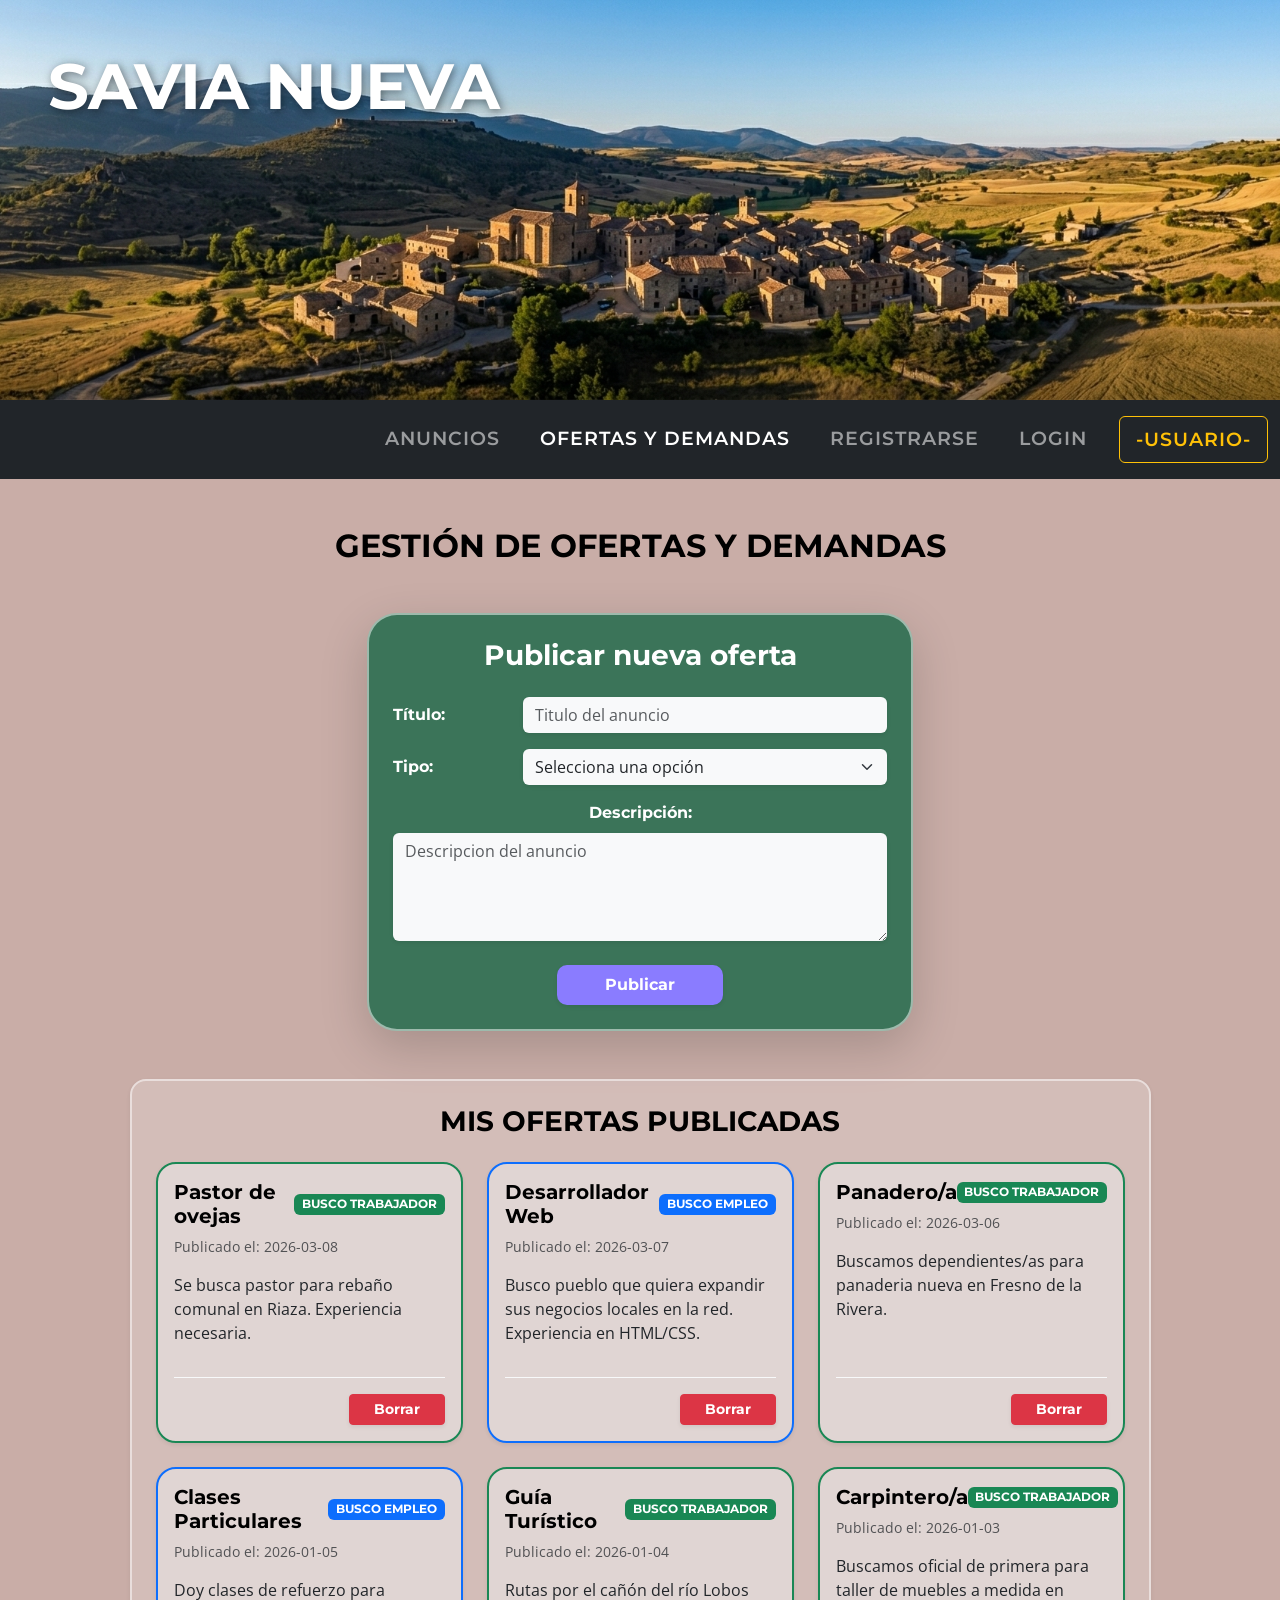
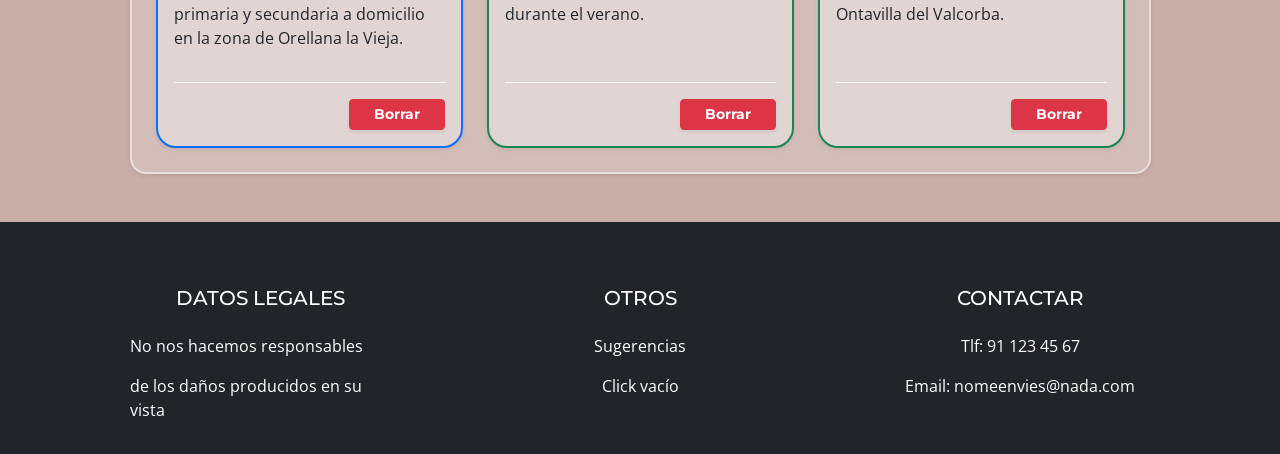
<file: gestion-ofertas-demandas.html>
<!DOCTYPE html>
<html lang="es">
<head>
    <meta charset="UTF-8">
    <meta name="viewport" content="width=device-width, initial-scale=1.0">
    <title>Savia Nueva - Gestión de Ofertas</title>
    <link href="https://cdn.jsdelivr.net/npm/bootstrap@5.3.0/dist/css/bootstrap.min.css" rel="stylesheet">
    <link rel="preconnect" href="https://fonts.googleapis.com">
    <link rel="preconnect" href="https://fonts.gstatic.com" crossorigin>
    <link href="https://fonts.googleapis.com/css2?family=Montserrat:wght@700&family=Open+Sans:wght@400;600&display=swap" rel="stylesheet">
    <link rel="stylesheet" href="css/styles.css">
</head>
<!-- Prompts IA (Gemini)

1. El textarea ha quedado muy pequeño, quiero hacerlo más alto (se adjunta codigo y captura del textarea de "Descripcion")
Respuesta: Explica el uso de rows, se implementa rows="4"

-->
<body class="body"> 

    <header class="header-image text-white d-flex align-items-start p-5">
        <h1 class="h1-title display-3 fw-bold">SAVIA NUEVA</h1>
    </header>

    <nav class="navbar navbar-expand-lg navbar-dark bg-dark py-3 sticky-top">
        <div class="container-fluid">
            <button class="navbar-toggler border-0 shadow-none" type="button" data-bs-toggle="collapse" data-bs-target="#navbarNav" aria-controls="navbarNav" aria-expanded="false" aria-label="Toggle navigation">
                <span class="navbar-toggler-icon"></span>
            </button>

            <div class="collapse navbar-collapse justify-content-end" id="navbarNav">
                <ul class="navbar-nav gap-4 text-uppercase fw-semibold pt-3 pt-lg-0"> 
                    <li class="nav-item">
                        <a class="nav-link fs-5" href="index.html">Anuncios</a>
                    </li>
                    <li class="nav-item">
                        <a class="nav-link active fs-5" href="gestion-ofertas-demandas.html">Ofertas y demandas</a>
                    </li>
                    <li class="nav-item">
                        <a class="nav-link fs-5" href="registro.html">Registrarse</a>
                    </li>
                    <li class="nav-item">
                        <a class="nav-link fs-5" href="login.html">Login</a>
                    </li>
                    <li class="nav-item d-flex align-items-center mt-3 mt-lg-0"> 
                        <span class="nav-link text-warning fs-5 border border-warning rounded px-3" id="user-display">
                        -Usuario-
                        </span>
                    </li>
                </ul>
            </div>
        </div>
    </nav>

    <main class="container my-5">
        <h2 class="head-secondary text-center text-black mb-5 fw-bold text-uppercase">Gestión de ofertas y demandas</h2>

        <div class="row justify-content-center mb-5">
            <div class="col-md-6">
                <div class="secondary-container p-4 shadow-lg text-white">
                    <h3 class="text-center fw-bold mb-4">Publicar nueva oferta</h3>
                    
                    <form id="form-anuncio">
                        <div class="row mb-3 align-items-center">
                            <label class="col-sm-3 fw-bold">Título:</label>
                            <div class="col-sm-9">
                                <input type="text" id="anu-titulo" class="form-control bg-light border-0 shadow-sm" placeholder="Titulo del anuncio" required>
                            </div>
                        </div>

                        <div class="row mb-3 align-items-center">
                            <label class="col-sm-3 fw-bold">Tipo:</label>
                            <div class="col-sm-9">
                                <select id="anu-tipo" class="form-select bg-light border-0 shadow-sm" required>
                                    <option value="" selected disabled>Selecciona una opción</option>
                                    <option value="oferta">Oferta (Busco trabajador)</option>
                                    <option value="demanda">Demanda (Busco empleo)</option>
                                </select>
                            </div>
                        </div>

                        <div class="mb-4">
                            <label class="fw-bold d-block text-center mb-2">Descripción:</label>
                            <textarea id="anu-desc" class="form-control bg-light border-0 shadow-sm" rows="4" placeholder="Descripcion del anuncio" required></textarea>
                        </div>

                        <div class="d-flex justify-content-center">
                            <button type="submit" class="btn-principal btn px-5 py-2 fw-bold text-white shadow-sm">
                                Publicar
                            </button>
                        </div>
                    </form>
                </div>
            </div>
        </div>

        <div class="row justify-content-center">
            <div class="col-md-11">
                <div class="main-container p-4 rounded-4 shadow-sm text-center">
                    <h3 class="text-black fw-bold mb-4 text-uppercase">Mis ofertas publicadas</h3>
                    <div class="row g-4 justify-content-center" id="contenedor-gestion-anuncios"></div>
                </div>
            </div>
        </div>
    </main>

    <footer class="bg-dark text-white pt-5 pb-3 mt-5">
        <div class="container text-center text-md-start">
            <div class="row text-center text-md-start">
                <div class="col-md-3 col-lg-3 col-xl-3 mx-auto mt-3">
                    <h5 class="text-center text-uppercase mb-4 font-weight-bold">Datos Legales</h5>
                    <!-- href vacíos, devuelven arriba a la misma pagina -->
                    <p><a href="#" class="text-white text-decoration-none">No nos hacemos responsables</a></p>
                    <p><a href="#" class="text-white text-decoration-none">de los daños producidos en su vista</a></p>
                </div>
                <div class="col-md-3 col-lg-3 col-xl-3 mx-auto mt-3">
                    <h5 class="text-center text-uppercase mb-4 font-weight-bold">Otros</h5>
                    <!-- href vacíos, devuelven arriba a la misma pagina -->
                    <p class="text-center"><a href="#" class="text-white text-decoration-none">Sugerencias</a></p>
                    <p class="text-center"><a href="#" class="text-white text-decoration-none">Click vacío</a></p>
                </div>
                <div class="col-md-4 col-lg-3 col-xl-3 mx-auto mt-3">
                    <h5 class="text-center text-uppercase mb-4 font-weight-bold">Contactar</h5>
                    <p class="text-center">Tlf: 91 123 45 67</p>
                    <p class="text-center">Email: nomeenvies@nada.com</p>
                </div>
            </div>
        </div>
    </footer>

    <script src="https://cdn.jsdelivr.net/npm/bootstrap@5.3.0/dist/js/bootstrap.bundle.min.js"></script>
    <script type="module" src="js/controller.js"></script>
</body>
</html>
</file>
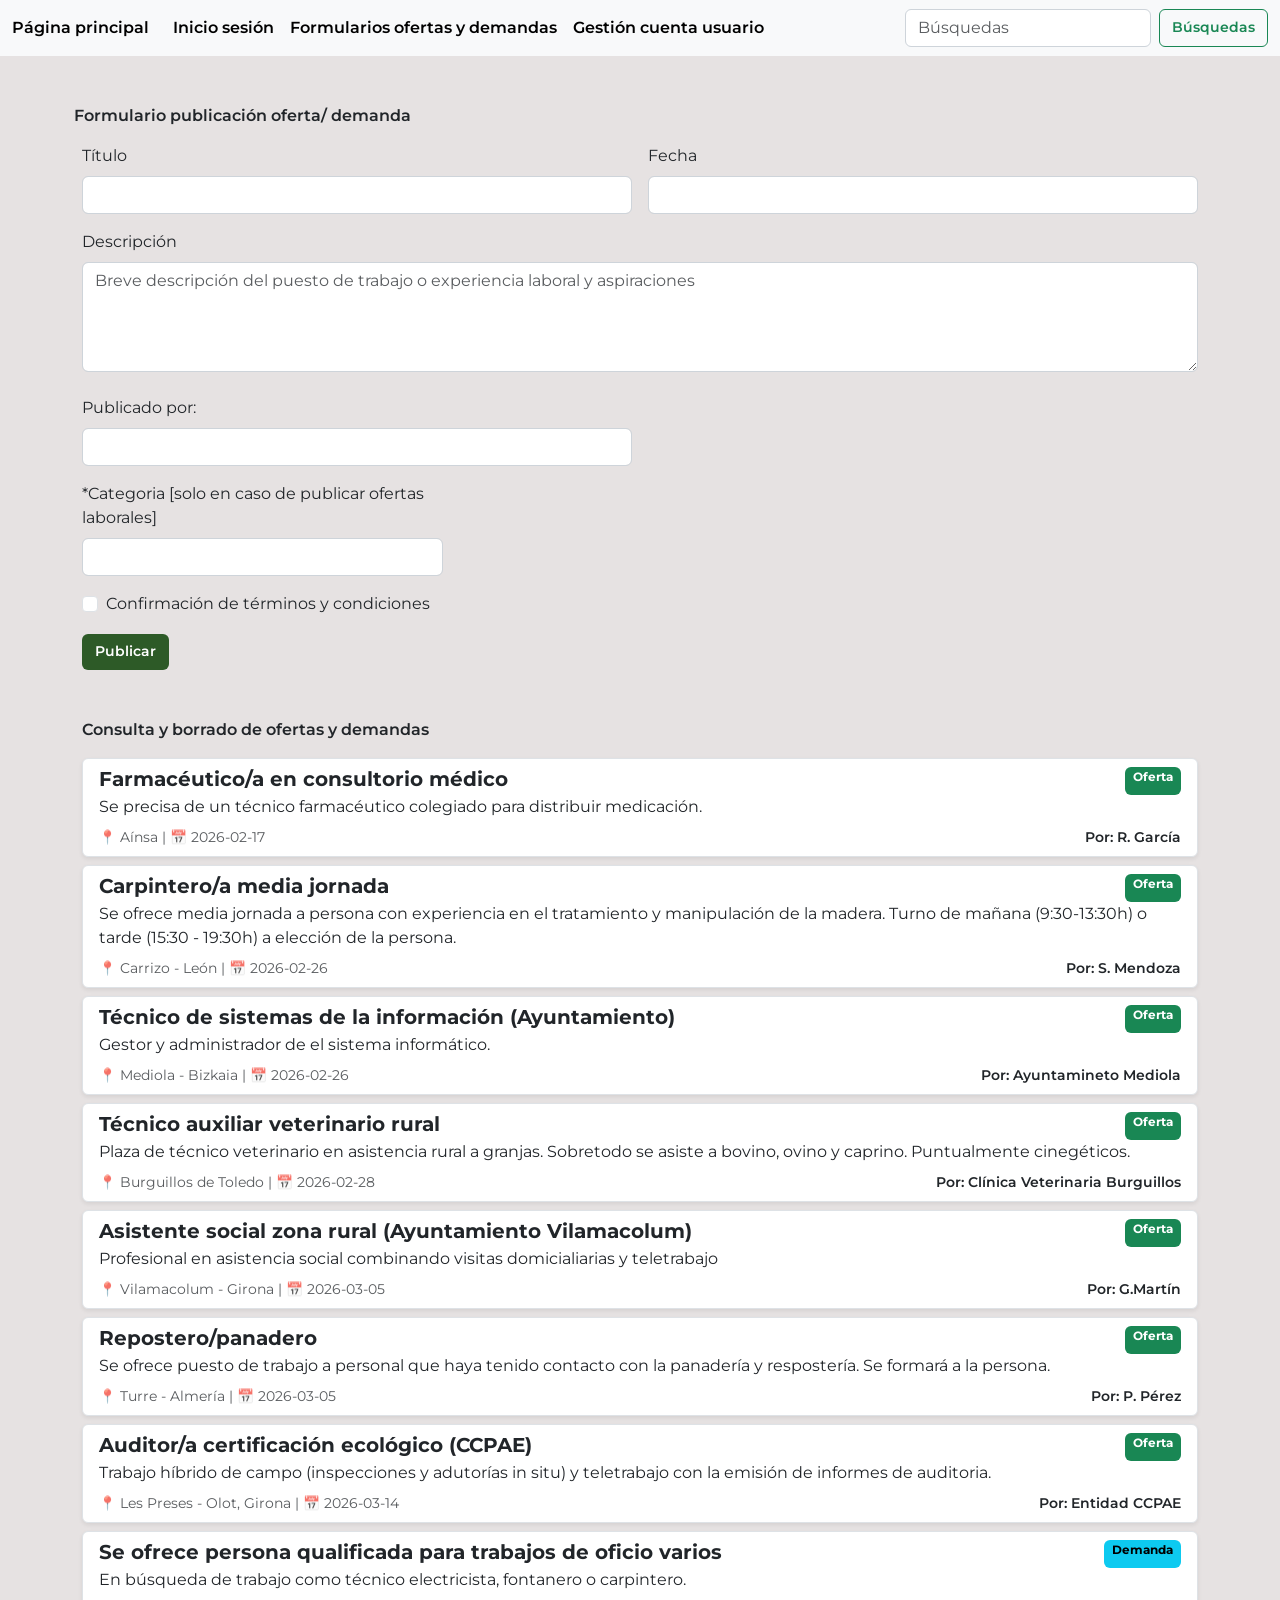
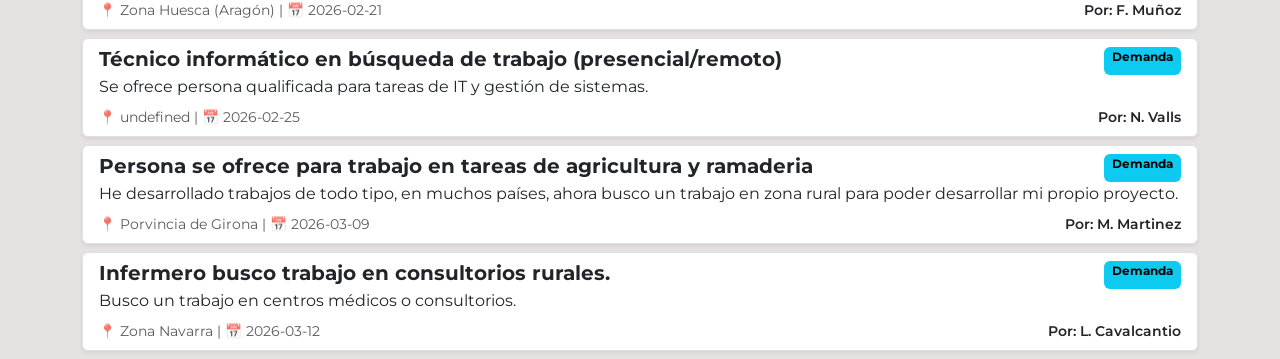
<file: gestionOD.html>
<!doctype html>
<html lang="es">
  <head>
    <meta charset="utf-8">
    <meta name="viewport" content="width=device-width, initial-scale=1">
    <title>Echar raíces, trabajo en entornos rurales</title>
    <link href="https://cdn.jsdelivr.net/npm/bootstrap@5.3.8/dist/css/bootstrap.min.css" rel="stylesheet" integrity="sha384-sRIl4kxILFvY47J16cr9ZwB07vP4J8+LH7qKQnuqkuIAvNWLzeN8tE5YBujZqJLB" crossorigin="anonymous">
    <link rel="stylesheet" href="diseño.css">
    <link rel="preconnect" href="https://fonts.googleapis.com">
<link rel="preconnect" href="https://fonts.gstatic.com" crossorigin>
<link href="https://fonts.googleapis.com/css2?family=Montserrat:wght@400;700&display=swap" rel="stylesheet">
</head>
  <nav class="navbar navbar-expand-lg bg-body-tertiary">
  <div class="container-fluid">
    <a class="navbar-brand" href="dashboard.html">Página principal</a>
    <button class="navbar-toggler" type="button" data-bs-toggle="collapse" data-bs-target="#navbarTogglerDemo02" aria-controls="navbarTogglerDemo02" aria-expanded="false" aria-label="Toggle navigation">
      <span class="navbar-toggler-icon"></span>
    </button>
    <div class="collapse navbar-collapse" id="navbarTogglerDemo02">
      <ul class="navbar-nav me-auto mb-2 mb-lg-0">
        <li class="nav-item">
          <a class="nav-link active" aria-current="page" href="loginUsuario.html">Inicio sesión</a>
        </li>
        <li class="nav-item">
          <a class="nav-link active" aria-current="page" href="gestionOD.html">Formularios ofertas y demandas</a>
        </li>
        <li class="nav-item">
          <a class="nav-link active" aria-current="page" href="gestionUsuario.html">Gestión cuenta usuario</a>
        </li>
      </ul> 
      <form class="d-flex" role="search">
        <input class="form-control me-2" type="search" placeholder="Búsquedas" aria-label="Search"/>
        <button class="btn btn-outline-success" type="submit">Búsquedas</button>
      </form>
    </div>
  </div>
</nav>
 <div class="container mt-5">
<form class="row g-3">
    <a class="nav-link active" aria-current="page" href="gestionOD.html">Formulario publicación oferta/ demanda</a>
  <div class="col-md-6">
    <label for="inputTitulo" class="form-label">Título</label>
    <input type="Título" class="form-control" id="Título">
  </div>
  <div class="col-md-6">
    <label for="inputFecha" class="form-label">Fecha</label>
    <input type="Fecha" class="form-control" id="Fecha">
  </div>
  <div class="mb-2">
  <label for="inputDescripción" class="form-label">Descripción</label>
  <textarea class="form-control" id="Descripción" rows="4" placeholder="Breve descripción del puesto de trabajo o experiencia laboral y aspiraciones"></textarea>
    </div>
  <div class="col-md-6">
    <label for="Publicacion_usuario" class="form-label">Publicado por:</label>
    <input type="text" class="form-control" id="Publicacion_usuario">
  </div>
  <div class="col-md-4">
  </div>
  <div class="col-md-4">
    <label for="inputCategoria" class="form-label">*Categoria [solo en caso de publicar ofertas laborales]</label>
    <input type="text" class="form-control" id="inputCategoria">
  </div>
  <div class="col-12">
    <div class="form-check">
      <input class="form-check-input" type="checkbox" id="gridCheck">
      <label class="form-check-label" for="gridCheck">
        Confirmación de términos y condiciones
      </label>
    </div>
  </div>
  <div class="col-12">
    <button type="submit" class="btn btn-publicar">Publicar</button>
  </div>
</form>
 <div class="container mt-5"></div>
     <a class="nav-link active" aria-current="page" href="gestionOD.html">Consulta y borrado de ofertas y demandas</a>
     <div id="lista-ofertas-demandas" class="list-group mt-3">
     </div> 
     <div class="container mt-3">
<form class="row g-3">
    <script type="module" src="app.js"></script>
  </a>
</div>
</file>
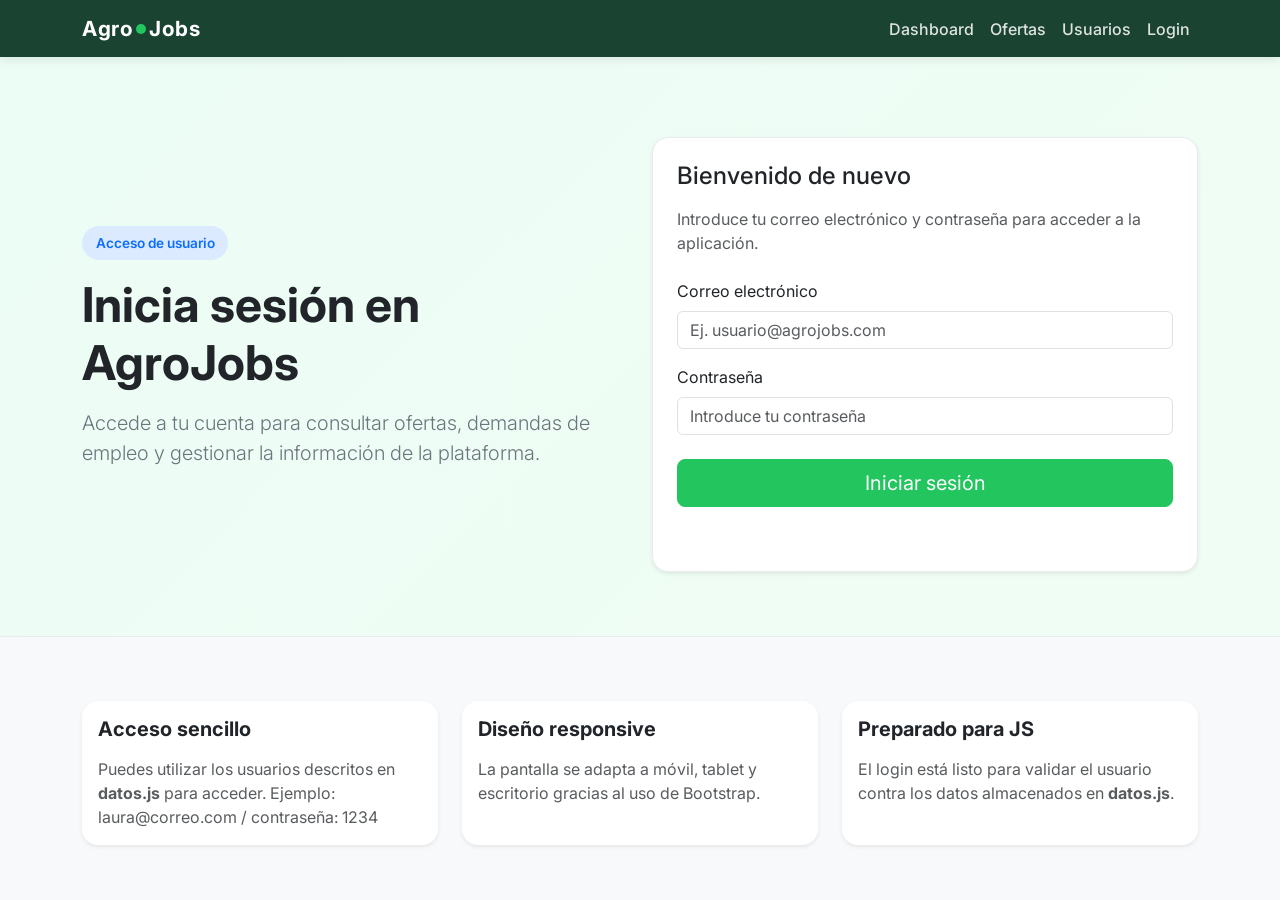
<file: login.html>
<!--
IA utilizada: ChatGPT

Prompt 1: "Crea una pantalla de login moderna con Bootstrap para una app de empleo"
Prompt 2: "Cómo diseñar un formulario de inicio de sesión centrado y responsive"
Prompt 3: "Cómo mantener coherencia visual entre dashboard y login en una aplicación web"
Prompt 4: "Qué elementos debe tener una página de login simple para un prototipo frontend"
-->

<!DOCTYPE html>
<html lang="es">
<head>
    <meta charset="UTF-8">
    <meta name="viewport" content="width=device-width, initial-scale=1.0">
    <title>Login - AgroJobs</title>

    <link rel="icon" type="image/png" href="img/favicon.ico">
    <link href="https://cdn.jsdelivr.net/npm/bootstrap@5.3.7/dist/css/bootstrap.min.css" rel="stylesheet">
    <link href="https://fonts.googleapis.com/css2?family=Inter:wght@400;600;700;800&display=swap" rel="stylesheet">
    <link rel="stylesheet" href="css/style.css">
</head>
<body>

    <nav class="navbar navbar-expand-lg navbar-dark navbar-custom sticky-top">
        <div class="container">
            <a class="navbar-brand logo d-flex align-items-center" href="index.html">
                <span>Agro</span>
                <span class="logo-icon"></span>
                <span>Jobs</span>
            </a>

            <button class="navbar-toggler" type="button" data-bs-toggle="collapse" data-bs-target="#menuPrincipal" aria-controls="menuPrincipal" aria-expanded="false" aria-label="Abrir navegación">
                <span class="navbar-toggler-icon"></span>
            </button>

            <div class="collapse navbar-collapse" id="menuPrincipal">
                <div class="navbar-nav ms-auto align-items-lg-center" id="navbar-links">
                    <a class="nav-link" href="index.html">Dashboard</a>
                    <a class="nav-link" href="ofertas.html">Ofertas</a>
                    <a class="nav-link" href="usuarios.html">Usuarios</a>
                    <span id="zona-sesion" class="d-flex align-items-lg-center flex-column flex-lg-row"></span>
                </div>  
            </div>
        </div>
    </nav>

    <header class="hero-section">
        <div class="container">
            <div class="hero-box">
                <div class="row align-items-center g-4">
                    <div class="col-lg-6">
                        <span class="hero-tag">Acceso de usuario</span>
                        <h1 class="display-5 fw-bold mt-3">Inicia sesión en AgroJobs</h1>
                        <p class="lead text-secondary mt-3">
                            Accede a tu cuenta para consultar ofertas, demandas de empleo y gestionar la información de la plataforma.
                        </p>
                    </div>

                    <div class="col-lg-6">
                        <div class="search-panel shadow-sm">
                            <h2 class="h4 mb-3">Bienvenido de nuevo</h2>
                            <p class="text-muted mb-4">
                                Introduce tu correo electrónico y contraseña para acceder a la aplicación.
                            </p>

                            <form id="form-login" novalidate>
                                <div class="mb-3">
                                    <label for="email" class="form-label">Correo electrónico</label>
                                    <input
                                        type="email"
                                        class="form-control"
                                        id="email"
                                        name="email"
                                        placeholder="Ej. usuario@agrojobs.com"
                                        required
                                    >
                                </div>

                                <div class="mb-3">
                                    <label for="password" class="form-label">Contraseña</label>
                                    <input
                                        type="password"
                                        class="form-control"
                                        id="password"
                                        name="password"
                                        placeholder="Introduce tu contraseña"
                                        required
                                    >
                                </div>

                                <div class="d-grid mt-4">
                                    <button type="submit" class="btn btn-primary btn-lg">
                                        Iniciar sesión
                                    </button>
                                </div>

                                <div id="mensaje-login" class="mt-3"></div>
                            </form>
                        </div>
                    </div>
                </div>
            </div>
        </div>
    </header>

    <main class="container py-5">
        <div class="row g-4">
            <div class="col-md-4">
                <article class="card dashboard-card h-100 shadow-sm">
                    <div class="card-body">
                        <h3 class="h5 fw-bold mb-3">Acceso sencillo</h3>
                        <p class="text-muted mb-0">
                            Puedes utilizar los usuarios descritos en <strong>datos.js</strong> para acceder. Ejemplo: laura@correo.com / contraseña: 1234
                        </p>
                    </div>
                </article>
            </div>

            <div class="col-md-4">
                <article class="card dashboard-card h-100 shadow-sm">
                    <div class="card-body">
                        <h3 class="h5 fw-bold mb-3">Diseño responsive</h3>
                        <p class="text-muted mb-0">
                            La pantalla se adapta a móvil, tablet y escritorio gracias al uso de Bootstrap.
                        </p>
                    </div>
                </article>
            </div>

            <div class="col-md-4">
                <article class="card dashboard-card h-100 shadow-sm">
                    <div class="card-body">
                        <h3 class="h5 fw-bold mb-3">Preparado para JS</h3>
                        <p class="text-muted mb-0">
                            El login está listo para validar el usuario contra los datos almacenados en <strong>datos.js</strong>.
                        </p>
                    </div>
                </article>
            </div>
        </div>
    </main>

    <script type="module" src="js/login.js"></script>
    <script src="https://cdn.jsdelivr.net/npm/bootstrap@5.3.7/dist/js/bootstrap.bundle.min.js"></script>
</body>
</html>
</file>
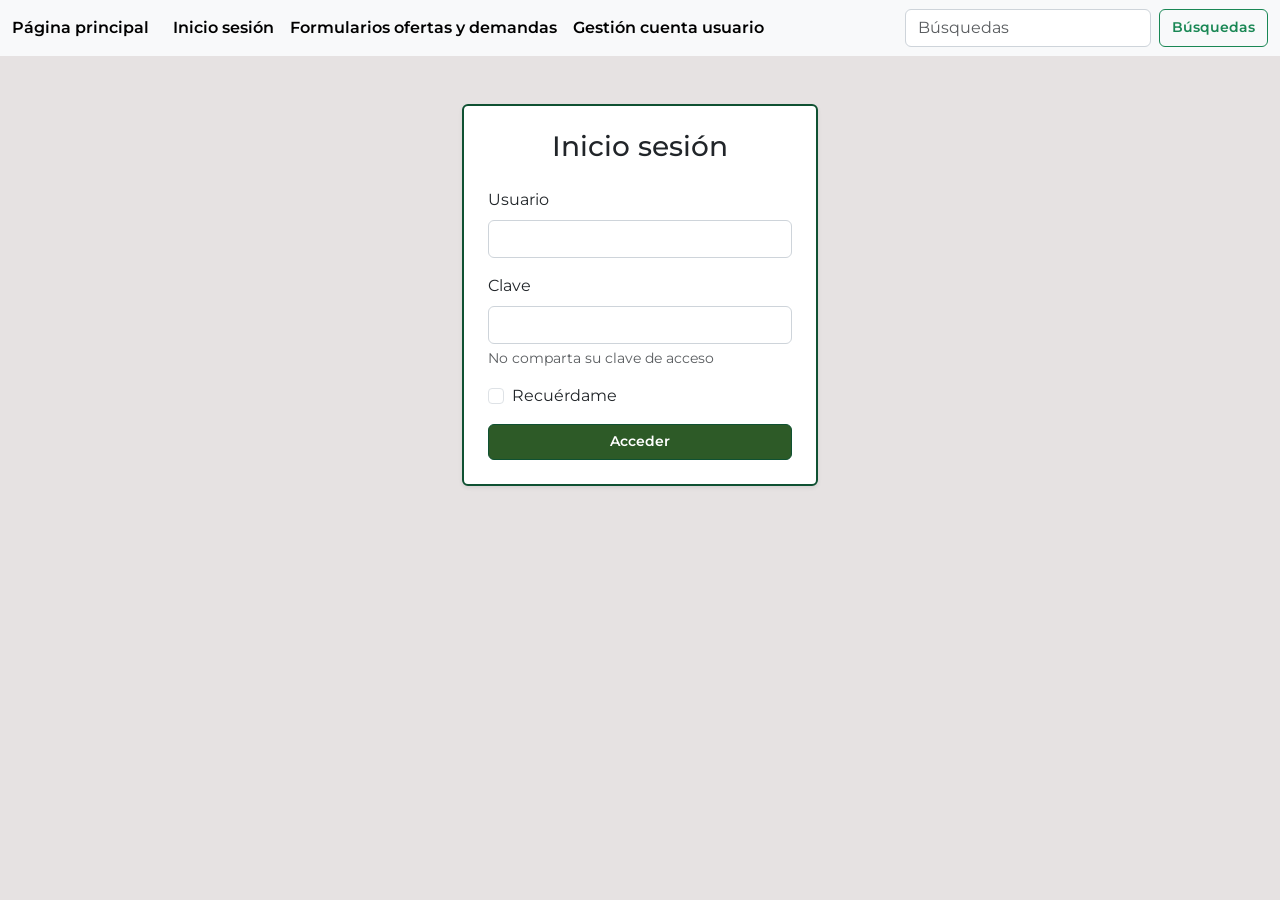
<file: loginUsuario.html>
<!doctype html>
<html lang="es">
  <head>
    <meta charset="utf-8">
    <meta name="viewport" content="width=device-width, initial-scale=1">
    <title>Echar raíces, trabajo en entornos rurales</title>
    <link href="https://cdn.jsdelivr.net/npm/bootstrap@5.3.8/dist/css/bootstrap.min.css" rel="stylesheet" integrity="sha384-sRIl4kxILFvY47J16cr9ZwB07vP4J8+LH7qKQnuqkuIAvNWLzeN8tE5YBujZqJLB" crossorigin="anonymous">
    <link rel="stylesheet" href="diseño.css">
    <link rel="preconnect" href="https://fonts.googleapis.com">
<link rel="preconnect" href="https://fonts.gstatic.com" crossorigin>
<link href="https://fonts.googleapis.com/css2?family=Montserrat:wght@400;700&display=swap" rel="stylesheet">
</head>
  <nav class="navbar navbar-expand-lg bg-body-tertiary">
  <div class="container-fluid">
    <a class="navbar-brand" href="dashboard.html">Página principal</a>
    <button class="navbar-toggler" type="button" data-bs-toggle="collapse" data-bs-target="#navbarTogglerDemo02" aria-controls="navbarTogglerDemo02" aria-expanded="false" aria-label="Toggle navigation">
      <span class="navbar-toggler-icon"></span>
    </button>
    <div class="collapse navbar-collapse" id="navbarTogglerDemo02">
      <ul class="navbar-nav me-auto mb-4 mb-lg-0">
        <li class="nav-item">
          <a class="nav-link active" aria-current="page" href="loginUsuario.html">Inicio sesión</a>
        </li>
        <li class="nav-item">
          <a class="nav-link active" aria-current="page" href="gestionOD.html">Formularios ofertas y demandas</a>
        </li>
        <li class="nav-item">
          <a class="nav-link active" aria-current="page" href="gestionUsuario.html">Gestión cuenta usuario</a>
        </li>
      </ul> 
      <form class="d-flex" role="search">
        <input class="form-control me-2" type="search" placeholder="Búsquedas" aria-label="Search"/>
        <button class="btn btn-outline-success" type="submit">Búsquedas</button>
      </form>
    </div>
  </div>
</nav>
<body>
    <div class="container mt-5">
        <div class="row justify-content-center">
            <div class="col-12 col-md-6 col-lg-4">
                <div class="card login-card shadow-sm p-4">
                    <h3 class="text-center mb-4">Inicio sesión</h3>
                    <form>
                        <div class="mb-3">
                            <label for="exampleInputEmail1" class="form-label">Usuario</label>
                            <input type="email" class="form-control" id="exampleInputEmail1">
                        </div>
                        <div class="mb-3">
                            <label for="exampleInputPassword1" class="form-label">Clave</label>
                            <input type="password" class="form-control" id="exampleInputPassword1">
                            <div id="emailHelp" class="form-text small">No comparta su clave de acceso</div>
                        </div>
                        <div class="mb-3 form-check">
                            <input type="checkbox" class="form-check-input" id="exampleCheck1">
                            <label class="form-check-label" for="exampleCheck1">Recuérdame</label>
                        </div>
                        <div class="d-grid">
                            <button type="submit" class="btn btn-primary btn-login">Acceder</button>
                        </div>
                    </form>
                </div>
            </div>
    </div>
</body>
    <script src="https://cdn.jsdelivr.net/npm/bootstrap@5.3.8/dist/js/bootstrap.bundle.min.js" integrity="sha384-FKyoEForCGlyvwx9Hj09JcYn3nv7wiPVlz7YYwJrWVcXK/BmnVDxM+D2scQbITxI" crossorigin="anonymous"></script>
</body>
</html>
</file>
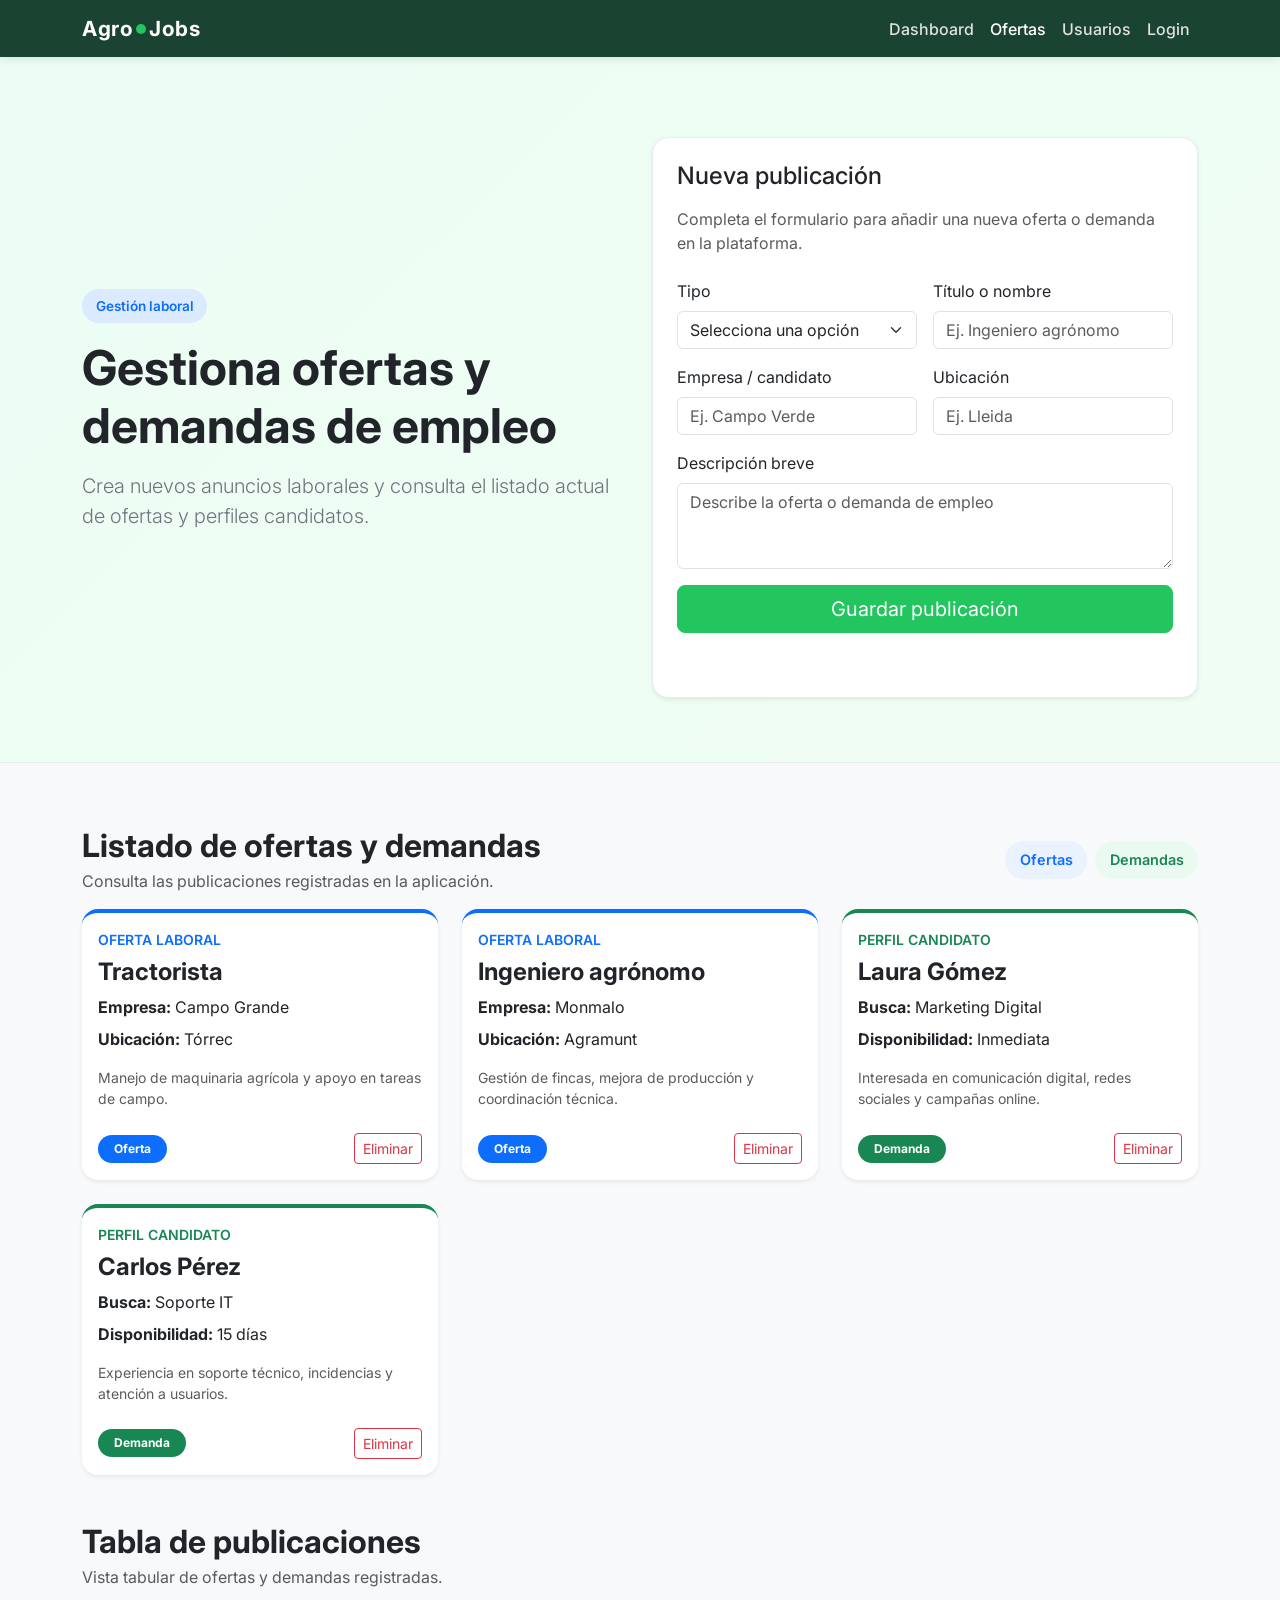
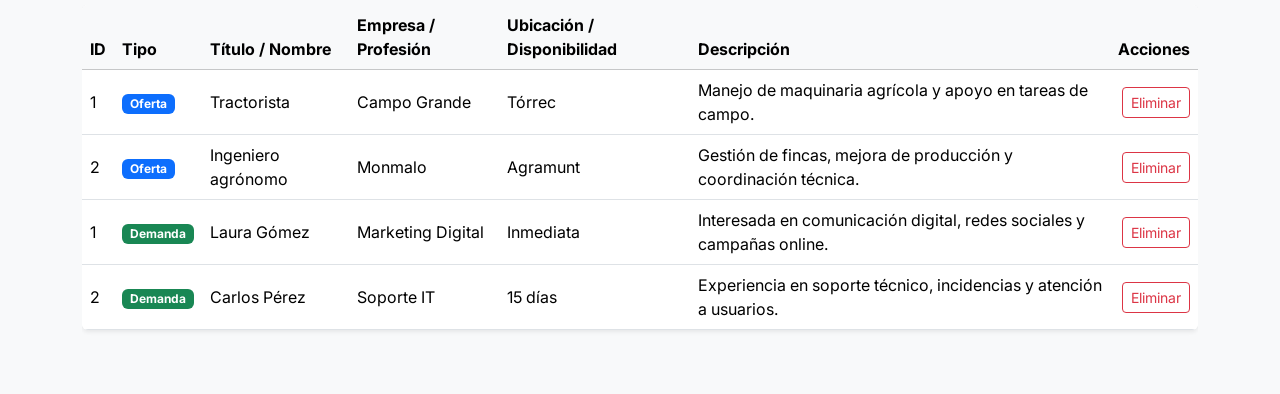
<file: ofertas.html>
<!--
IA utilizada: ChatGPT

Prompt 1: "Crea una página de gestión de ofertas y demandas con Bootstrap y JavaScript"
Prompt 2: "Cómo diseñar un formulario para alta de ofertas laborales y demandas de empleo"
Prompt 3: "Cómo mostrar un listado de ofertas y demandas en tarjetas o tabla con Bootstrap"
Prompt 4: "Qué estructura debe tener una pantalla CRUD sencilla para un frontend sin persistencia"
-->

<!DOCTYPE html>
<html lang="es">
<head>
    <meta charset="UTF-8">
    <meta name="viewport" content="width=device-width, initial-scale=1.0">
    <title>Ofertas - AgroJobs</title>

    <link rel="icon" type="image/png" href="img/favicon.ico">
    <link href="https://cdn.jsdelivr.net/npm/bootstrap@5.3.7/dist/css/bootstrap.min.css" rel="stylesheet">
    <link href="https://fonts.googleapis.com/css2?family=Inter:wght@400;600;700;800&display=swap" rel="stylesheet">
    <link rel="stylesheet" href="css/style.css">
</head>
<body>

    <nav class="navbar navbar-expand-lg navbar-dark navbar-custom sticky-top">
        <div class="container">
            <a class="navbar-brand logo d-flex align-items-center" href="index.html">
                <span>Agro</span>
                <span class="logo-icon"></span>
                <span>Jobs</span>
            </a>

            <button class="navbar-toggler" type="button" data-bs-toggle="collapse" data-bs-target="#menuPrincipal" aria-controls="menuPrincipal" aria-expanded="false" aria-label="Abrir navegación">
                <span class="navbar-toggler-icon"></span>
            </button>

            <div class="collapse navbar-collapse" id="menuPrincipal">
                <div class="navbar-nav ms-auto align-items-lg-center" id="navbar-links">
                    <a class="nav-link" href="index.html">Dashboard</a>
                    <a class="nav-link active" href="ofertas.html">Ofertas</a>
                    <a class="nav-link" href="usuarios.html">Usuarios</a>
                    <span id="zona-sesion" class="d-flex align-items-lg-center flex-column flex-lg-row"></span>
                </div>  
            </div>
        </div>
    </nav>

    <header class="hero-section">
        <div class="container">
            <div class="hero-box">
                <div class="row align-items-center g-4">
                    <div class="col-lg-6">
                        <span class="hero-tag">Gestión laboral</span>
                        <h1 class="display-5 fw-bold mt-3">Gestiona ofertas y demandas de empleo</h1>
                        <p class="lead text-secondary mt-3">
                            Crea nuevos anuncios laborales y consulta el listado actual de ofertas y perfiles candidatos.
                        </p>
                    </div>

                    <div class="col-lg-6">
                        <div class="search-panel shadow-sm">
                            <h2 class="h4 mb-3">Nueva publicación</h2>
                            <p class="text-muted mb-4">
                                Completa el formulario para añadir una nueva oferta o demanda en la plataforma.
                            </p>

                            <form id="form-oferta" novalidate>
                                <div class="row g-3">
                                    <div class="col-md-6">
                                        <label for="tipo" class="form-label">Tipo</label>
                                        <select id="tipo" class="form-select">
                                            <option value="">Selecciona una opción</option>
                                            <option value="oferta">Oferta de empleo</option>
                                            <option value="demanda">Demanda de empleo</option>
                                        </select>
                                    </div>

                                    <div class="col-md-6">
                                        <label for="titulo" class="form-label">Título o nombre</label>
                                        <input type="text" id="titulo" class="form-control" placeholder="Ej. Ingeniero agrónomo">
                                    </div>

                                    <div class="col-md-6">
                                        <label for="empresa" class="form-label">Empresa / candidato</label>
                                        <input type="text" id="empresa" class="form-control" placeholder="Ej. Campo Verde">
                                    </div>

                                    <div class="col-md-6">
                                        <label for="ubicacion" class="form-label">Ubicación</label>
                                        <input type="text" id="ubicacion" class="form-control" placeholder="Ej. Lleida">
                                    </div>

                                    <div class="col-12">
                                        <label for="descripcion" class="form-label">Descripción breve</label>
                                        <textarea id="descripcion" class="form-control" rows="3" placeholder="Describe la oferta o demanda de empleo"></textarea>
                                    </div>

                                    <div class="col-12 d-grid">
                                        <button type="submit" class="btn btn-primary btn-lg">Guardar publicación</button>
                                    </div>
                                </div>

                                <div id="mensaje-oferta" class="mt-3"></div>
                            </form>
                        </div>
                    </div>
                </div>
            </div>
        </div>
    </header>

    <main class="container py-5">
        <div class="d-flex justify-content-between align-items-center flex-wrap gap-2 mb-3">
            <div>
                <h2 class="fw-bold mb-1">Listado de ofertas y demandas</h2>
                <p class="text-muted mb-0">Consulta las publicaciones registradas en la aplicación.</p>
            </div>

            <div class="d-flex gap-2">
                <span class="legend-badge legend-oferta">Ofertas</span>
                <span class="legend-badge legend-demanda">Demandas</span>
            </div>
        </div>

        <div id="contenedor-ofertas" class="row g-4 mb-5"></div>

        <section>
            <div class="d-flex justify-content-between align-items-center flex-wrap gap-2 mb-3">
                <div>
                    <h2 class="fw-bold mb-1">Tabla de publicaciones</h2>
                    <p class="text-muted mb-0">Vista tabular de ofertas y demandas registradas.</p>
                </div>
            </div>

            <div class="table-responsive">
                <table class="table table-hover align-middle bg-white shadow-sm rounded overflow-hidden">
                    <thead class="table-light">
                        <tr>
                            <th>ID</th>
                            <th>Tipo</th>
                            <th>Título / Nombre</th>
                            <th>Empresa / Profesión</th>
                            <th>Ubicación / Disponibilidad</th>
                            <th>Descripción</th>
                            <th class="text-end">Acciones</th>
                        </tr>
                    </thead>
                    <tbody id="tabla-ofertas"></tbody>
                </table>
            </div>
        </section>
    </main>

    <script type="module" src="js/ofertas.js"></script>
    <script src="https://cdn.jsdelivr.net/npm/bootstrap@5.3.7/dist/js/bootstrap.bundle.min.js"></script>
</body>
</html>
</file>
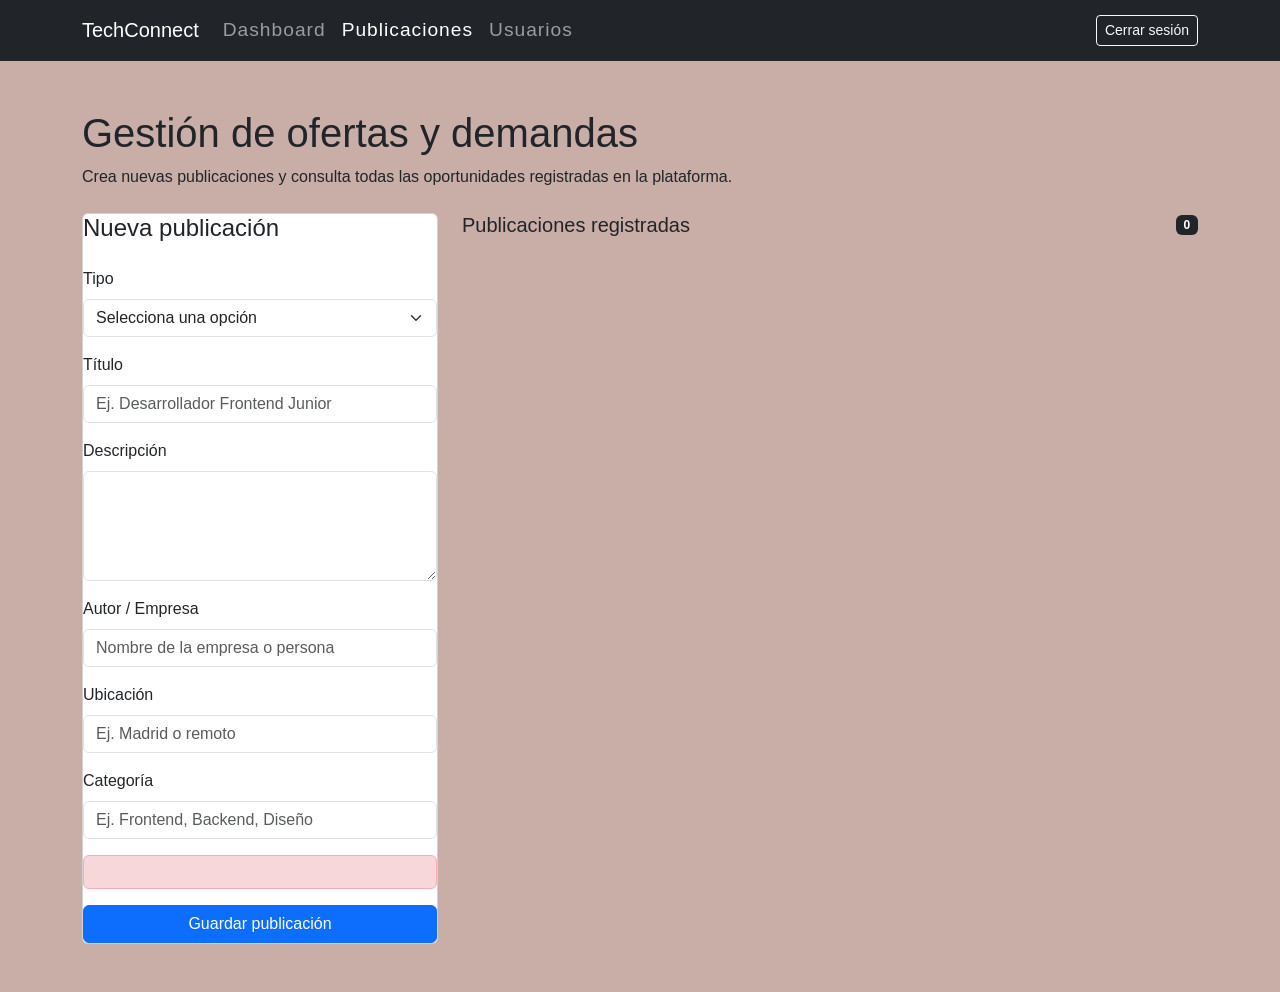
<file: publicaciones.html>
<!DOCTYPE html>
<html lang="es">

<head>
  <meta charset="UTF-8">
  <meta name="viewport" content="width=device-width, initial-scale=1.0">
  <title>Publicaciones | TechConnect</title>

  <!--
  IA utilizada: ChatGPT
  Prompt 1: Crea una página HTML5 para gestionar ofertas y demandas con Bootstrap.
  Prompt 2: Diseña un formulario profesional y una zona de listado de publicaciones.
  Prompt 3: Propón una estructura responsive con dos columnas.
  Prompt 4: Añade un contador de publicaciones y un sistema de alertas visuales.
  -->

  <!-- Google Fonts -->
  <link rel="preconnect" href="https://fonts.googleapis.com">
  <link rel="preconnect" href="https://fonts.gstatic.com" crossorigin>
  <link
    href="https://fonts.googleapis.com/css2?family=Poppins:wght@300;400;500;600;700&display=swap"
    rel="stylesheet">

  <!-- Bootstrap -->
  <link
    href="https://cdn.jsdelivr.net/npm/bootstrap@5.3.3/dist/css/bootstrap.min.css"
    rel="stylesheet">

  <!-- Bootstrap Icons -->
  <link
    rel="stylesheet"
    href="https://cdn.jsdelivr.net/npm/bootstrap-icons@1.11.3/font/bootstrap-icons.css">

  <!-- CSS propio -->
  <link rel="stylesheet" href="css/styles.css">

</head>

<body>

  <!-- NAVBAR -->
  <nav class="navbar navbar-expand-lg navbar-dark bg-dark">
    <div class="container">

      <a class="navbar-brand" href="dashboard.html">
        TechConnect
      </a>

      <button class="navbar-toggler" type="button" data-bs-toggle="collapse" data-bs-target="#menuNavbar">
        <span class="navbar-toggler-icon"></span>
      </button>

      <div class="collapse navbar-collapse" id="menuNavbar">

        <ul class="navbar-nav me-auto">

          <li class="nav-item">
            <a class="nav-link" href="dashboard.html">Dashboard</a>
          </li>

          <li class="nav-item">
            <a class="nav-link active" href="publicaciones.html">Publicaciones</a>
          </li>

          <li class="nav-item">
            <a class="nav-link" href="usuarios.html">Usuarios</a>
          </li>

        </ul>

        <span class="navbar-text text-white me-3" id="usuarioNavbar"></span>

        <button class="btn btn-outline-light btn-sm" id="btnCerrarSesion">
          Cerrar sesión
        </button>

      </div>
    </div>
  </nav>


  <!-- ALERTAS -->
  <div id="alertasApp"
       class="position-fixed top-0 end-0 p-3"
       style="z-index:1050;">
  </div>


  <!-- CONTENIDO -->
  <main class="container py-5">

    <!-- CABECERA -->
    <section class="mb-4">

      <h1 class="seccion-titulo">
        Gestión de ofertas y demandas
      </h1>

      <p class="subtitulo-seccion">
        Crea nuevas publicaciones y consulta todas las oportunidades registradas en la plataforma.
      </p>

    </section>


    <section class="row g-4">

      <!-- FORMULARIO -->
      <div class="col-12 col-lg-4">

        <div class="card card-formulario fade-in-up">

          <h2 class="h4 mb-4">
            Nueva publicación
          </h2>

          <form id="formPublicacion">

            <div class="mb-3">

              <label class="form-label" for="tipo">
                Tipo
              </label>

              <select id="tipo" class="form-select">

                <option value="">
                  Selecciona una opción
                </option>

                <option value="oferta">
                  Oferta
                </option>

                <option value="demanda">
                  Demanda
                </option>

              </select>

            </div>


            <div class="mb-3">

              <label class="form-label" for="titulo">
                Título
              </label>

              <input
                type="text"
                id="titulo"
                class="form-control"
                placeholder="Ej. Desarrollador Frontend Junior">

            </div>


            <div class="mb-3">

              <label class="form-label" for="descripcion">
                Descripción
              </label>

              <textarea
                id="descripcion"
                class="form-control"
                rows="4"
                placeholder="Describe la publicación">
              </textarea>

            </div>


            <div class="mb-3">

              <label class="form-label" for="autor">
                Autor / Empresa
              </label>

              <input
                type="text"
                id="autor"
                class="form-control"
                placeholder="Nombre de la empresa o persona">

            </div>


            <div class="mb-3">

              <label class="form-label" for="ubicacion">
                Ubicación
              </label>

              <input
                type="text"
                id="ubicacion"
                class="form-control"
                placeholder="Ej. Madrid o remoto">

            </div>


            <div class="mb-3">

              <label class="form-label" for="categoria">
                Categoría
              </label>

              <input
                type="text"
                id="categoria"
                class="form-control"
                placeholder="Ej. Frontend, Backend, Diseño">

            </div>


            <div
              id="mensajePublicacion"
              class="alert alert-danger alerta-oculta">
            </div>


            <button
              type="submit"
              class="btn btn-primary btn-custom w-100">

              Guardar publicación

            </button>

          </form>

        </div>

      </div>


      <!-- LISTADO PUBLICACIONES -->
      <div class="col-12 col-lg-8">

        <!-- CONTADOR -->
        <div class="d-flex justify-content-between align-items-center mb-3">

          <h2 class="h5 mb-0">
            Publicaciones registradas
          </h2>

          <span
            id="contadorPublicaciones"
            class="badge bg-dark">

            0

          </span>

        </div>


        <!-- CONTENEDOR DINÁMICO -->
        <div
          class="row g-4"
          id="contenedorPublicaciones">
        </div>

      </div>

    </section>

  </main>


  <!-- BOOTSTRAP JS -->
  <script
    src="https://cdn.jsdelivr.net/npm/bootstrap@5.3.3/dist/js/bootstrap.bundle.min.js">
  </script>

  <!-- SCRIPT PRINCIPAL -->
  <script
    type="module"
    src="js/publicaciones.js">
  </script>

</body>

</html>
</file>
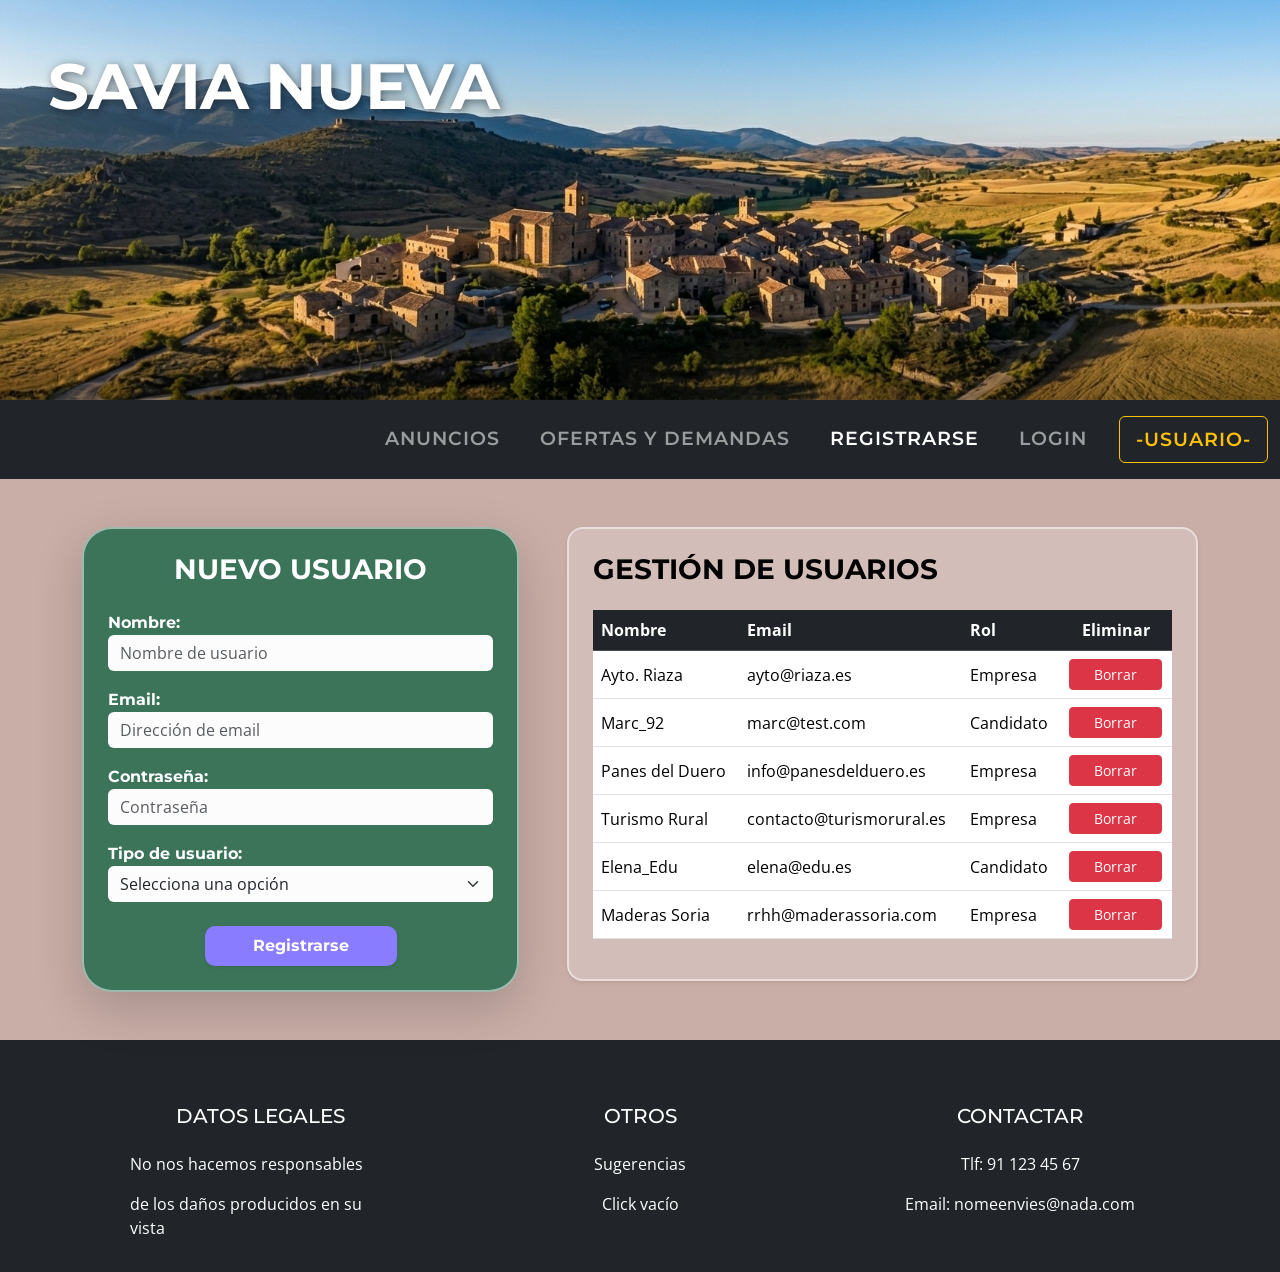
<file: registro.html>
<!DOCTYPE html>
<html lang="es">
<head>
    <meta charset="UTF-8">
    <title>Savia Nueva - Registro</title>
    <link href="https://cdn.jsdelivr.net/npm/bootstrap@5.3.0/dist/css/bootstrap.min.css" rel="stylesheet">
    <link rel="preconnect" href="https://fonts.googleapis.com">
    <link rel="preconnect" href="https://fonts.gstatic.com" crossorigin>
    <link href="https://fonts.googleapis.com/css2?family=Montserrat:wght@700&family=Open+Sans:wght@400;600&display=swap" rel="stylesheet">
    <link rel="stylesheet" href="css/styles.css">
</head>
<!-- Prompts IA (Gemini)

1. Para la tabla de esta página quiero aplicar un sombreado suave al pasar el ratón por cada usuario, se que bootstrap tenía unas opciones de hover, ¿cuál puedo usar aquí? (Se adjunta el codigo de la tabla)
Respuesta: table-hover

2. ¿Cómo puedo hacer que en la tabla con botones, el texto de las celdas y los botones queden perfectamente centrados verticalmente entre sí?
Respuesta: align-middle en la etiqueta <table>

3. ¿Cómo puedo hacer que un botón de Bootstrap tenga un tamaño horizontal generoso sin tener que fijar un ancho en píxeles que lo rompa en móviles?
Respuesta: px-5

4. Al ver cómo quedaría en moviles, me he dado cuenta de que la tabla queda rara, no cabe entera y hace un scroll horizontal. (Se adjunta captura y código de la tabla tanto de aquí como de view.js)
Respuesta: Ocultar campo Email en pantallas de movil. Uso del d-none d-md-table-cell

-->
<body class="body"> 

    <header class="header-image text-white d-flex align-items-start p-5">
        <h1 class="h1-title display-3 fw-bold">SAVIA NUEVA</h1>
    </header>

    <nav class="navbar navbar-expand-lg navbar-dark bg-dark py-3 sticky-top">
        <div class="container-fluid">
            <button class="navbar-toggler border-0 shadow-none" type="button" data-bs-toggle="collapse" data-bs-target="#navbarNav" aria-controls="navbarNav" aria-expanded="false" aria-label="Toggle navigation">
                <span class="navbar-toggler-icon"></span>
            </button>

            <div class="collapse navbar-collapse justify-content-end" id="navbarNav">
                <ul class="navbar-nav gap-4 text-uppercase fw-semibold pt-3 pt-lg-0"> 
                    <li class="nav-item">
                        <a class="nav-link fs-5" href="index.html">Anuncios</a>
                    </li>
                    <li class="nav-item">
                        <a class="nav-link fs-5" href="gestion-ofertas-demandas.html">Ofertas y demandas</a>
                    </li>
                    <li class="nav-item">
                        <a class="nav-link active fs-5" href="registro.html">Registrarse</a>
                    </li>
                    <li class="nav-item">
                        <a class="nav-link fs-5" href="login.html">Login</a>
                    </li>
                    <li class="nav-item d-flex align-items-center mt-3 mt-lg-0"> 
                        <span class="nav-link text-warning fs-5 border border-warning rounded px-3" id="user-display">
                        -Usuario-
                        </span>
                    </li>
                </ul>
            </div>
        </div>
    </nav>
    
    <main class="container my-5">
        <div class="row g-5">
            <div class="col-md-5">
                <div class="secondary-container p-4 shadow-lg text-white">
                    <h3 class="text-center fw-bold mb-4">NUEVO USUARIO</h3>
                    <form id="form-registro">
                        <div class="mb-3">
                            <label class="fw-bold">Nombre:</label>
                            <input type="text" id="reg-nombre" class="form-control border-0 bg-light-subtle" placeholder="Nombre de usuario" required>
                        </div>
                        <div class="mb-3">
                            <label class="fw-bold">Email:</label>
                            <input type="email" id="reg-email" class="form-control border-0 bg-light-subtle" placeholder="Dirección de email" required>
                        </div>
                        <div class="mb-3">
                            <label class="fw-bold">Contraseña:</label>
                            <input type="password" id="reg-pass" class="form-control border-0 bg-light-subtle" placeholder="Contraseña" required>
                        </div>
                        <div class="mb-4">
                            <label class="fw-bold">Tipo de usuario:</label>
                            <select id="reg-rol" class="form-select border-0 bg-light-subtle" required>
                                <option value="" selected disabled>Selecciona una opción</option>
                                <option value="candidato">Candidato</option>
                                <option value="empresa">Empresa</option>
                            </select>
                        </div>
                        <div class="d-flex justify-content-center">
                            <button type="submit" class="btn-principal btn px-5 py-2 fw-bold text-white shadow-sm">
                                Registrarse
                            </button>
                        </div>
                    </form>
                </div>
            </div>

            <div class="col-md-7">
                <div class="main-container p-4 shadow-sm rounded-4">
                    <h3 class="text-black fw-bold mb-4 text-uppercase">Gestión de Usuarios</h3>
                    <div class="table-responsive">
                        <table class="table table-hover align-middle">
                            <thead class="table-dark">
                                <tr>
                                    <th>Nombre</th>
                                    <th class="d-none d-md-table-cell">Email</th>
                                    <th>Rol</th>
                                    <th class="text-center">Eliminar</th>
                                </tr>
                            </thead>
                            <tbody id="tabla-usuarios-body"></tbody>
                        </table>
                    </div>
                </div>
            </div>
        </div>
    </main>

    <footer class="bg-dark text-white pt-5 pb-3 mt-5">
        <div class="container text-center text-md-start">
            <div class="row text-center text-md-start">
                <div class="col-md-3 col-lg-3 col-xl-3 mx-auto mt-3">
                    <h5 class="text-center text-uppercase mb-4 font-weight-bold">Datos Legales</h5>
                    <!-- href vacíos, devuelven arriba a la misma pagina -->
                    <p><a href="#" class="text-white text-decoration-none">No nos hacemos responsables</a></p>
                    <p><a href="#" class="text-white text-decoration-none">de los daños producidos en su vista</a></p>
                </div>
                <div class="col-md-3 col-lg-3 col-xl-3 mx-auto mt-3">
                    <h5 class="text-center text-uppercase mb-4 font-weight-bold">Otros</h5>
                    <!-- href vacíos, devuelven arriba a la misma pagina -->
                    <p class="text-center"><a href="#" class="text-white text-decoration-none">Sugerencias</a></p>
                    <p class="text-center"><a href="#" class="text-white text-decoration-none">Click vacío</a></p>
                </div>
                <div class="col-md-4 col-lg-3 col-xl-3 mx-auto mt-3">
                    <h5 class="text-center text-uppercase mb-4 font-weight-bold">Contactar</h5>
                    <p class="text-center">Tlf: 91 123 45 67</p>
                    <p class="text-center">Email: nomeenvies@nada.com</p>
                </div>
            </div>
        </div>
    </footer>

    <script src="https://cdn.jsdelivr.net/npm/bootstrap@5.3.0/dist/js/bootstrap.bundle.min.js"></script>
    <script type="module" src="js/controller.js"></script>
</body>
</html>
</file>
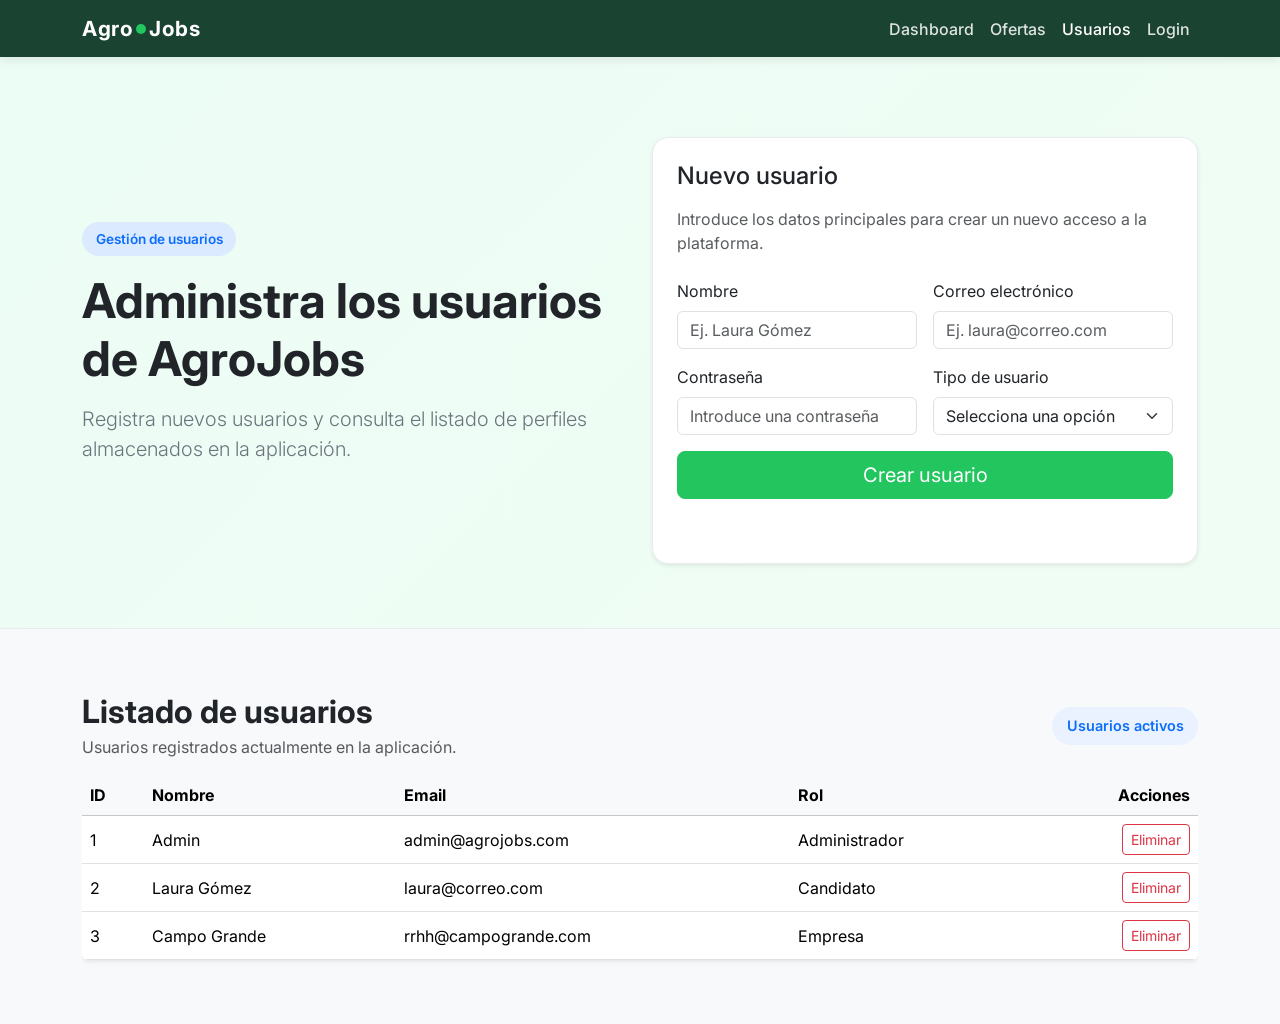
<file: usuarios.html>
<!--
IA utilizada: ChatGPT

Prompt 1: "Crea una pantalla de gestión de usuarios con Bootstrap para una app web"
Prompt 2: "Cómo diseñar un formulario para alta de usuario en un prototipo frontend"
Prompt 3: "Cómo mostrar un listado de usuarios con botones de eliminar usando Bootstrap"
Prompt 4: "Cómo mantener coherencia visual entre dashboard, login y usuarios en una aplicación web"
-->

<!DOCTYPE html>
<html lang="es">
<head>
    <meta charset="UTF-8">
    <meta name="viewport" content="width=device-width, initial-scale=1.0">
    <title>Usuarios - AgroJobs</title>

    <link rel="icon" type="image/png" href="img/favicon.ico">
    <link href="https://cdn.jsdelivr.net/npm/bootstrap@5.3.7/dist/css/bootstrap.min.css" rel="stylesheet">
    <link href="https://fonts.googleapis.com/css2?family=Inter:wght@400;600;700;800&display=swap" rel="stylesheet">
    <link rel="stylesheet" href="css/style.css">
</head>
<body>

    <nav class="navbar navbar-expand-lg navbar-dark navbar-custom sticky-top">
        <div class="container">
            <a class="navbar-brand logo d-flex align-items-center" href="index.html">
                <span>Agro</span>
                <span class="logo-icon"></span>
                <span>Jobs</span>
            </a>

            <button class="navbar-toggler" type="button" data-bs-toggle="collapse" data-bs-target="#menuPrincipal" aria-controls="menuPrincipal" aria-expanded="false" aria-label="Abrir navegación">
                <span class="navbar-toggler-icon"></span>
            </button>

            <div class="collapse navbar-collapse" id="menuPrincipal">
                <div class="navbar-nav ms-auto align-items-lg-center" id="navbar-links">
                    <a class="nav-link" href="index.html">Dashboard</a>
                    <a class="nav-link" href="ofertas.html">Ofertas</a>
                    <a class="nav-link active" href="usuarios.html">Usuarios</a>
                    <span id="zona-sesion" class="d-flex align-items-lg-center flex-column flex-lg-row"></span>
                </div>  
            </div>
        </div>
    </nav>

    <header class="hero-section">
        <div class="container">
            <div class="hero-box">
                <div class="row align-items-center g-4">
                    <div class="col-lg-6">
                        <span class="hero-tag">Gestión de usuarios</span>
                        <h1 class="display-5 fw-bold mt-3">Administra los usuarios de AgroJobs</h1>
                        <p class="lead text-secondary mt-3">
                            Registra nuevos usuarios y consulta el listado de perfiles almacenados en la aplicación.
                        </p>
                    </div>

                    <div class="col-lg-6">
                        <div class="search-panel shadow-sm">
                            <h2 class="h4 mb-3">Nuevo usuario</h2>
                            <p class="text-muted mb-4">
                                Introduce los datos principales para crear un nuevo acceso a la plataforma.
                            </p>

                            <form id="form-usuario" novalidate>
                                <div class="row g-3">
                                    <div class="col-md-6">
                                        <label for="nombre" class="form-label">Nombre</label>
                                        <input type="text" id="nombre" class="form-control" placeholder="Ej. Laura Gómez">
                                    </div>

                                    <div class="col-md-6">
                                        <label for="email-usuario" class="form-label">Correo electrónico</label>
                                        <input type="email" id="email-usuario" class="form-control" placeholder="Ej. laura@correo.com">
                                    </div>

                                    <div class="col-6">
                                        <label for="password-usuario" class="form-label">Contraseña</label>
                                        <input type="password" id="password-usuario" class="form-control" placeholder="Introduce una contraseña">
                                    </div>

                                    <div class="col-6">
                                        <label for="password-usuario" class="form-label">Tipo de usuario</label>
                                        <select id="rol-usuario" class="form-select">
                                            <option value="" selected disabled>Selecciona una opción</option>
                                            <option value="Candidato">Candidato</option>
                                            <option value="Empresa">Empresa</option>
                                        </select>
                                    </div>

                                    <div class="col-12 d-grid">
                                        <button type="submit" class="btn btn-primary btn-lg">Crear usuario</button>
                                    </div>
                                </div>

                                <div id="mensaje-usuario" class="mt-3"></div>
                            </form>
                        </div>
                    </div>
                </div>
            </div>
        </div>
    </header>

    <main class="container py-5">
        <div class="d-flex justify-content-between align-items-center flex-wrap gap-2 mb-3">
            <div>
                <h2 class="fw-bold mb-1">Listado de usuarios</h2>
                <p class="text-muted mb-0">Usuarios registrados actualmente en la aplicación.</p>
            </div>

            <span class="legend-badge legend-oferta">Usuarios activos</span>
        </div>

        <div class="table-responsive">
            <table class="table table-hover align-middle bg-white shadow-sm rounded overflow-hidden">
                <thead class="table-light">
                    <tr>
                        <th>ID</th>
                        <th>Nombre</th>
                        <th>Email</th>
                        <th>Rol</th>
                        <th class="text-end">Acciones</th>
                    </tr>
                </thead>
                <tbody id="contenedor-usuarios"></tbody>
            </table>
        </div>
    </main>

    <script type="module" src="js/usuarios.js"></script>
    <script src="https://cdn.jsdelivr.net/npm/bootstrap@5.3.7/dist/js/bootstrap.bundle.min.js"></script>
</body>
</html>
</file>
<file: css/styles.css>
/* Prompts IA (Gemini)

1- Este es mi archivo de estilos, ¿puedes hacerme una limpieza para evitar repetir código lo máximo posible? (adjunto styles.css)
Respuesta: Archivo .css limpio (versión final utilizada)

*/

/* --- 1. VARIABLES Y GENERALES --- */
:root {
    --color-fondo: #c9ada7;
    --verde-oferta: #3b7459;
    --azul-demanda: #405ca7;
    --rojo-oscuro: #4e0000;
    --violeta-principal: #8a7cff;
    --shadow-standard: 5px 5px 5px rgba(0,0,0,0.6);
    --font-titulos: 'Montserrat', sans-serif;
    --font-cuerpo: 'Open Sans', sans-serif;
}

body { 
    background-color: var(--color-fondo); 
    font-family: var(--font-cuerpo);
}

/* --- 2. HEADER Y NAVEGACIÓN --- */
.header-image {
    background: url('../assets/Fondo_Header.png') center/cover no-repeat !important;
    height: 400px;
}

h1, h2, h3, h4, h5, .navbar-nav .nav-link, .fw-bold {
    font-family: var(--font-titulos);
}

.h1-title { 
    text-shadow: 2px 2px 10px rgba(0,0,0,0.5);
    letter-spacing: -1px; 
}

.navbar-nav .nav-link {
    font-size: 1.2rem !important;
    letter-spacing: 1px;
}

/* --- 3. CONTENEDORES --- */
.main-container {
    background-color: rgba(255, 255, 255, 0.2); 
    border: 2px solid rgba(255, 255, 255, 0.5);
}

.secondary-container {
    border-radius: 30px;
    width: 100%;
    max-width: 600px;
    background-color: var(--verde-oferta);
    border: 2px solid rgba(255, 255, 255, 0.5) !important;
}

.container-login{
    min-height: 50vh;
}

/* --- 4. TARJETAS Y CONTADORES --- */
/* Estilos comunes para todas las tarjetas y contadores */
.counter-oferta, .counter-demanda, .counter-usuarios, 
.card-oferta, .card-demanda, .card-mis-ofertas {
    transition: transform 0.2s ease, box-shadow 0.4s ease !important;
    border-radius: 20px;
}

.badge-anuncio{
    font-size: 0.75rem;
}

/* Colores específicos */
.counter-oferta, .card-oferta { background-color: var(--verde-oferta); color: white; }
.counter-demanda, .card-demanda { background-color: var(--azul-demanda); color: white; }
.counter-usuarios { background-color: var(--rojo-oscuro); color: white; }
.card-mis-ofertas { background-color: rgba(236, 236, 236, 0.521); }

/* Bordes y sombras para las tarjetas del Dashboard */
.card-oferta, .card-demanda {
    border: 2px solid white !important;
    box-shadow: var(--shadow-standard), inset 0 0 0 0 white !important;
}

/* Hover unificado para todos los elementos interactivos */
.counter-oferta:hover, .counter-demanda:hover, .counter-usuarios:hover,
.card-oferta:hover, .card-demanda:hover, .card-mis-ofertas:hover,
.btn:hover, .nav-link:hover, #user-display:hover {
    transform: translateY(-5px);
    cursor: pointer !important;
}

/* Efecto de brillo extra solo para las tarjetas */
.card-oferta:hover, .card-demanda:hover {
    box-shadow: 8px 8px 15px rgba(0, 0, 0, 0.6), inset -7px 0 7px 0 white !important;
}

/* --- 5. BOTONES --- */
.btn-principal {
    background-color: var(--violeta-principal) !important;
    color: white !important;
    border: none !important;
    border-radius: 10px;
    transition: transform 0.2s ease, background-color 0.3s ease !important;
}

.btn-principal:hover {
    background-color: #3c27f7 !important;
    transform: scale(1.1) translateY(-2px); /* Unimos los dos efectos */
}

.btn-danger:hover {
    transform: scale(1.1);
}
</file>
<file: diseño.css>
/* Adaptación tipografia (fuente: Montserrat, tipo: sans-serif) de toda la página */
body, .navbar, .nav-link, .navbar-brand, .form-control, .btn, .label *{font-family: 'Montserrat', sans-serif !important;}

/* Ajuste de tamaños de letra según tipo */
.navbar-brand {font-size: 1rem; font-weight: 600; } /* Título contenedor */
.nav-link {font-size: 1rem; font-weight: 600; }      /* Enlaces */
.btn {font-size: 0.9rem; font-weight: 600; }         /* Botón búsquedas */

.card-header {font-size: 1.3rem !important; font-weight: 700;} /* Encabezado plantilla (OFERTA-DEMANDA) */
.card-title {font-size: 1.3rem !important; font-weight: 700;} /*Título del contenedor-plantilla */
.card-text {font-size: 1rem !important; line-height: 1;} /*Caracteristicas del texto general*/
.small, .text-muted {font-size: 0.85rem !important;} /*Campos con precisión .small (fecha y ubicación)*/

/*Color tarjetas según tipo*/
.bg-ofertas-color{background-color: #2c7c4b  !important; borde-bottom:2px solid #0f5132 !important}
.border-ofertas-color {border: 2px solid #0f5132 !important;}

.bg-demandas-color{background-color: #cee59b !important; border-bottom: 2px solid #86b955 !important;}
.border-demandas-color {border: 2px solid #67a130 !important;}

/*PÁGINA LOGIN USUARIO*/
body {background-color: #e6e2e2;} /* Color del fondo de la página web*/
.login-card {border: 2px solid #0f5132 !important; background-color: #ffffff} /* Contenedor de acceso*/
.form-control {border: 1px solid #ced4da;} /* Cuadros campos de texto*/
.btn-login {background-color: #2d5a27; border: 1px solid #0f5132 !important;} /*Botón "Acceder"*/

/*PÁGINA GESTION OD*/
.btn-publicar {background-color: #2d5a27; color:#ffffff} /*Botón "Publicar"*/
</file>
<file: css/style.css>
body {
    font-family: 'Inter', sans-serif;
    background-color: #f8f9fa;
    color: #212529;
}

h1, h2, h3 {
    font-weight: 800;
}

.hero-section {
    background: linear-gradient(135deg, #ecfdf5 0%, #f0fdf4 100%);
    padding: 3rem 0 2rem;
    border-bottom: 1px solid #e9ecef;
}

.hero-box {
    padding: 2rem 0;
}

.hero-tag {
    display: inline-block;
    padding: 0.45rem 0.85rem;
    border-radius: 999px;
    background-color: #dbeafe;
    color: #0d6efd;
    font-size: 0.85rem;
    font-weight: 600;
}

.search-panel {
    background-color: #ffffff;
    border-radius: 1rem;
    padding: 1.5rem;
    border: 1px solid #e9ecef;
    box-shadow: 0 0.5rem 1.5rem rgba(0, 0, 0, 0.04);
}

.legend-badge {
    display: inline-block;
    padding: 0.5rem 0.9rem;
    border-radius: 999px;
    font-size: 0.9rem;
    font-weight: 600;
}

.legend-oferta {
    background-color: #eaf2ff;
    color: #0d6efd;
}

.legend-demanda {
    background-color: #eafaf1;
    color: #198754;
}

.dashboard-card {
    border: none;
    border-radius: 1rem;
    overflow: hidden;
    transition: transform 0.2s ease, box-shadow 0.2s ease;
}

.dashboard-card:hover {
    transform: translateY(-4px);
    box-shadow: 0 1rem 2rem rgba(0, 0, 0, 0.08) !important;
}

.dashboard-card-img {
    height: 200px;
    object-fit: cover;
}

.oferta-card {
    border-top: 4px solid #0d6efd;
}

.demanda-card {
    border-top: 4px solid #198754;
}

.card-title {
    font-weight: 700;
}

.navbar-brand {
    letter-spacing: 0.3px;
}

.logo {
    font-weight: 700;
    font-size: 1.3rem;
    letter-spacing: 0.5px;
    color: #ffffff !important;
}

.logo-o {
    color: #22c55e;
}

.logo-icon {
    width: 10px;
    height: 10px;
    background-color: #22c55e;
    border-radius: 50%;
    margin: 0 3px;
    display: inline-block;
}

.navbar-custom {
    background-color: #1b4332;
    box-shadow: 0 2px 10px rgba(0,0,0,0.1);
}

.navbar-custom .nav-link {
    color: rgba(255, 255, 255, 0.85);
    font-weight: 500;
}

.navbar-custom .nav-link:hover,
.navbar-custom .nav-link.active {
    color: #ffffff;
}

.btn-primary {
    background-color: #22c55e;
    border-color: #22c55e;
}

.btn-primary:hover {
    background-color: #16a34a;
    border-color: #16a34a;
}

main.container {
    margin-top: 1rem;
}

#mensaje-login,
#mensaje-oferta,
#mensaje-usuario {
    min-height: 24px;
    font-size: 0.95rem;
}

.mensaje-error {
    color: #dc3545;
    font-weight: 600;
}

.mensaje-ok {
    color: #198754;
    font-weight: 600;
}

#zona-sesion .btn {
    white-space: nowrap;
}
</file>
